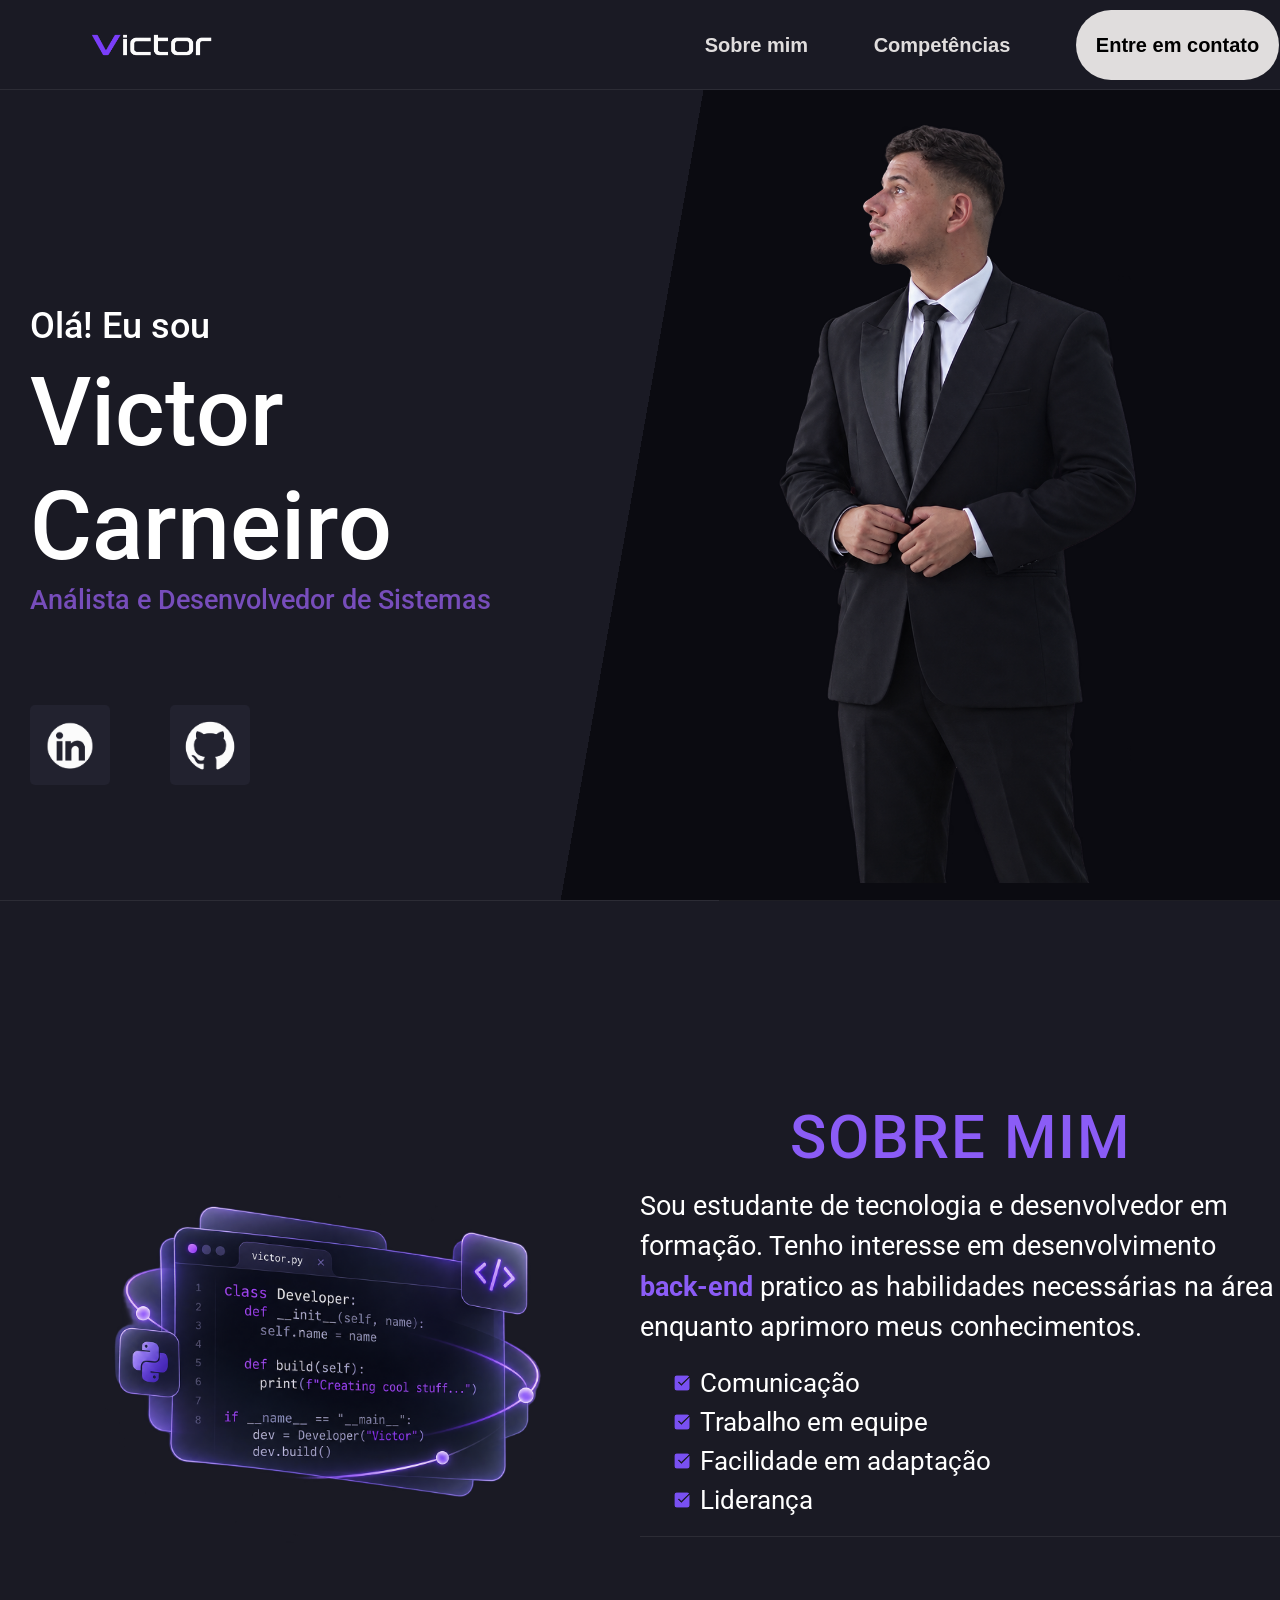
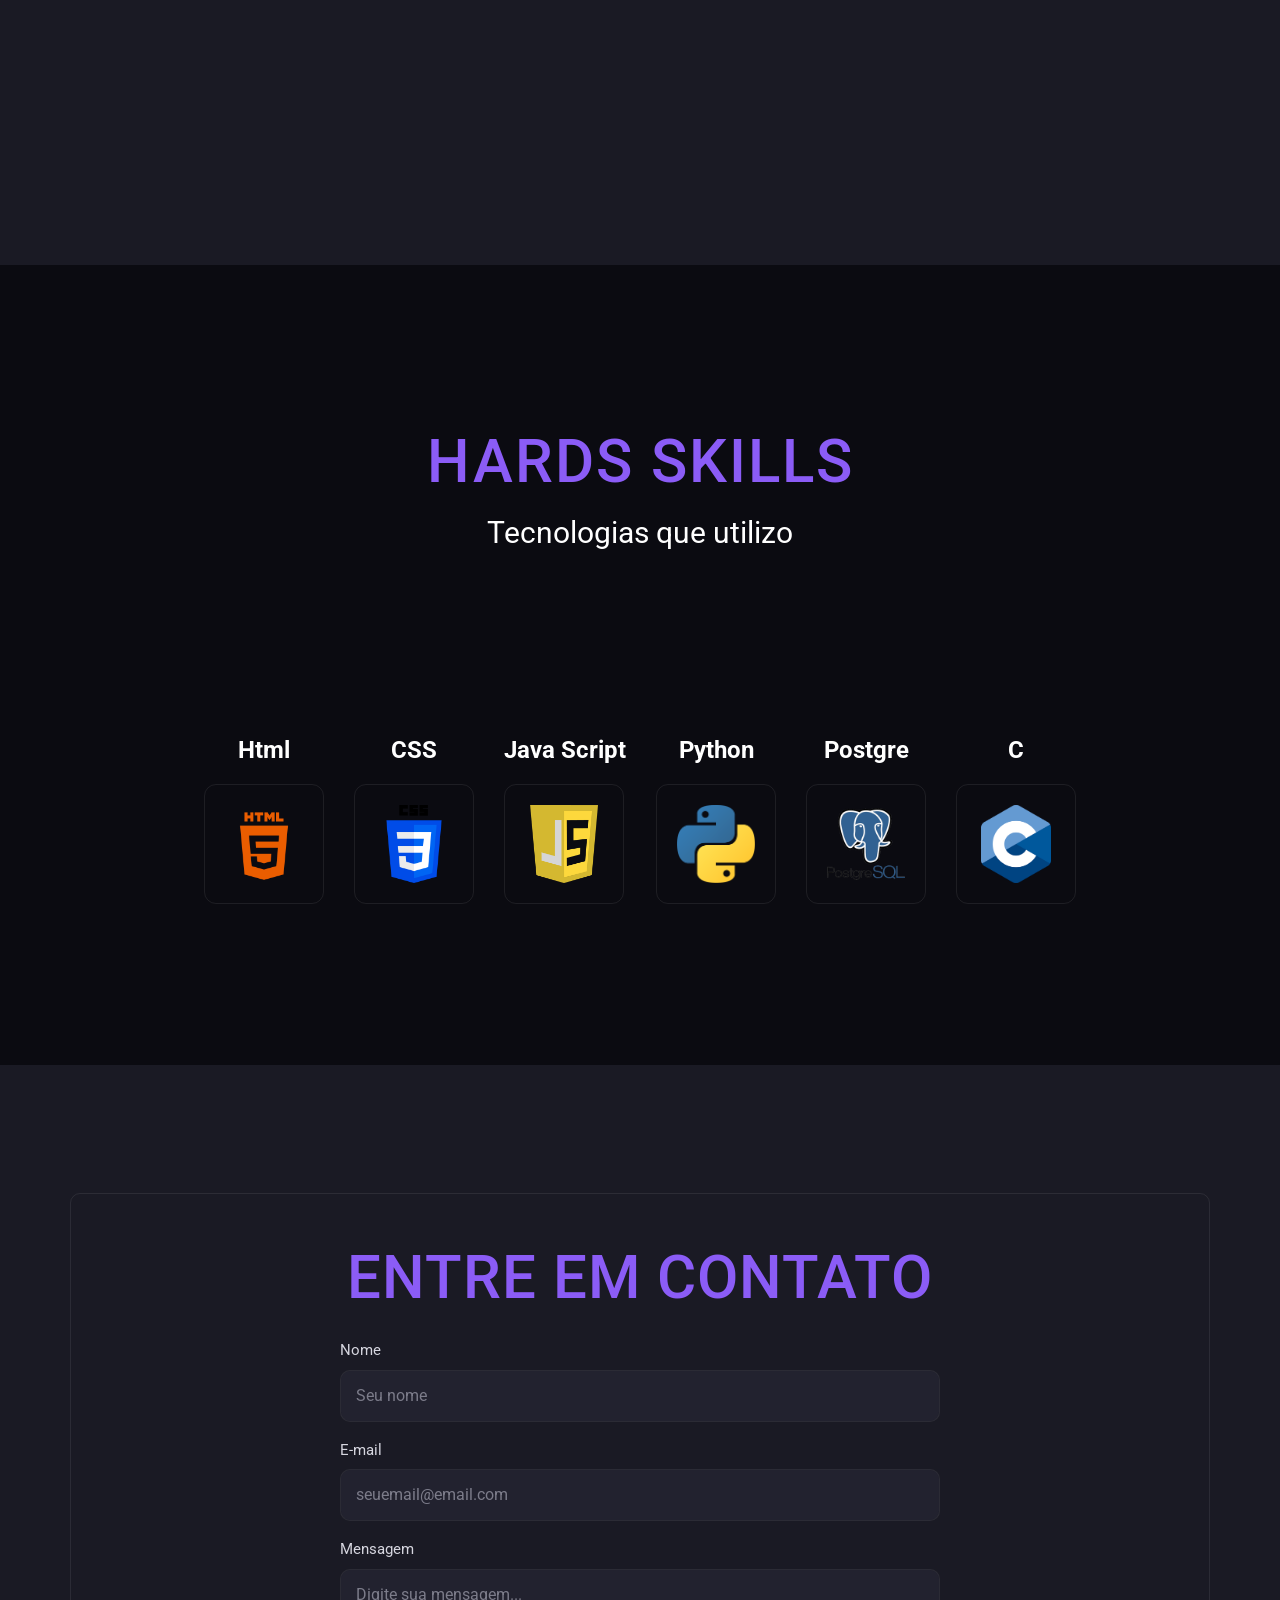
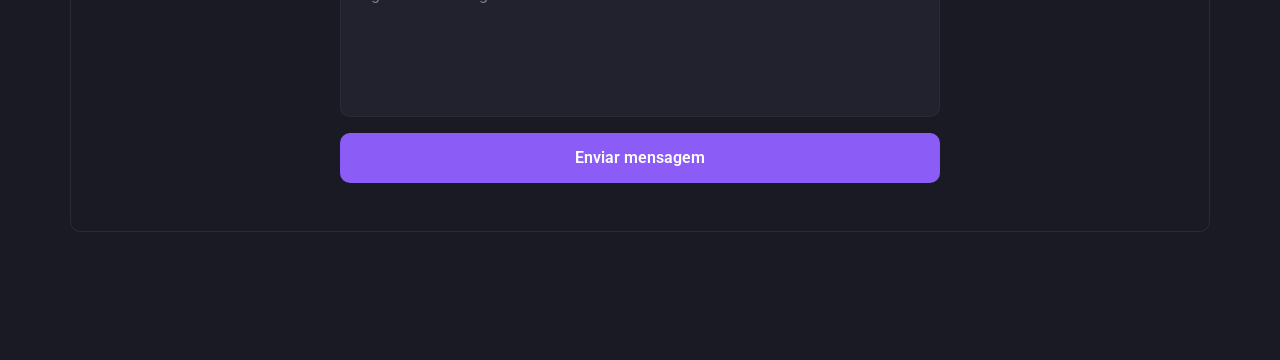
<file: index.html>
<!DOCTYPE html>
<html lang="pt-br">
<head>
    <meta charset="UTF-8">
    <meta name="viewport" content="width=device-width, initial-scale=1.0">
    <title>Portfólio</title>

    <link rel="preconnect" href="https://fonts.googleapis.com">
    <link rel="preconnect" href="https://fonts.gstatic.com" crossorigin>
    <link href="https://fonts.googleapis.com/css2?family=Roboto:ital,wght@0,100..900;1,100..900&display=swap" rel="stylesheet">
    <link rel="preconnect" href="https://fonts.googleapis.com">
    <link rel="preconnect" href="https://fonts.gstatic.com" crossorigin>
    <link href="https://fonts.googleapis.com/css2?family=Cinzel:wght@400..900&family=Roboto:ital,wght@0,100..900;1,100..900&display=swap" rel="stylesheet">
     <link href="https://cdn.jsdelivr.net/npm/bootstrap@5.3.8/dist/css/bootstrap.min.css" rel="stylesheet" integrity="sha384-sRIl4kxILFvY47J16cr9ZwB07vP4J8+LH7qKQnuqkuIAvNWLzeN8tE5YBujZqJLB" crossorigin="anonymous">
    <link rel="stylesheet" href="./CSS/style.css">
</head>
<body>

  
    <div>
        <div class="blocoCentral">
            <header>
                <div class="Logo">
                    <img src="./Images/logoVictor.png" alt="">
                </div>

                <div class="Rel">
                    <a href="#SobrePag">Sobre mim</a>
                    <a href="#competenciasPag">Competências</a>
                    <a href="#contato" class="Fundo">Entre em contato</a>
                </div>

            </header>

            <div class="Principal">

                <div class="AboutMe">
                    <div class="Textos">
                            <h2>Olá! Eu sou</h2>
                            <h1>Victor Carneiro</h1>
                            <h3>Análista e Desenvolvedor de Sistemas</h3>
                    </div>

                        <div class="Links">
                            <div id="Linkedin">
                                <a href="https://www.linkedin.com/in/victor-carneiro-silva/"><img src="./Images/linkedinBranco.png" alt="Linkedin"></a>
                            </div>
                            <div id="Github">
                                <a href="https://github.com/victorcarneir0"><img src="./Images/githubBranco.png" alt="GitHub"></a>
                            </div>
                        </div>
                </div>
                
                <div id="ImageMe">
                    <img src="./Images/file_00000000280c820eb3a9f170688814d5.png" alt="">
                </div>
            </div>
        </div>

        <div class="Sobre" id="SobrePag">
            <div class="sobreImagem">
                <img src="./Images/imgAbout.png" alt="">
            </div>
            <div class="sobreInformacoes">
                <div class="informacoesTitle">
                    <h1>Sobre Mim</h1>
                </div>
                <div class="informacoesTexto">
                    <p>Sou estudante de tecnologia e desenvolvedor em formação.
                    Tenho interesse em desenvolvimento <span>back-end</span> pratico as habilidades necessárias na área enquanto aprimoro meus conhecimentos.</p>

                    <ul>
                        <li>Comunicação</li>
                        <li>Trabalho em equipe</li>
                        <li>Facilidade em adaptação</li>
                        <li>Liderança</li>
                    </ul>
                </div>
            </div>
        </div>

        <div class="competencias" id="competenciasPag">
            <div class="competenciasTitle">
                <h1>Hards skills</h1>
                <p>Tecnologias que utilizo</p>
            </div>
            <div class="competenciasImages">
                <div class="competenciasHtml">
                    <p>Html</p>
                    <img src="./Images/htmlPng.png" alt="">
                </div>

                <div class="competenciasCss">
                <p>CSS</p>
                <img src="./Images/cssPng.png" alt="">
                </div>

                <div class="competenciasJs">
                <p>Java Script</p>
                <img src="./Images/jsPng.png" alt="">
                </div>

                <div class="competenciasPython">
                <p>Python</p>
                <img src="./Images/pythonPng.png" alt="">
                </div>

                <div class="competenciasPostgre">
                <p>Postgre</p>
                <img src="./Images/postgrePng.png" alt="">
                </div>

                <div class="competenciasC">
                <p>C</p>
                <img src="./Images/cPng.png" alt="">     
                </div>
            </div>
        </div>

    <section id="contato" class="container py-5">
    <div class="row justify-content-center">
        <div class="col-md-7">

            <h2 class="text-center mb-4">Entre em contato</h2>

            <form action="https://formspree.io/f/xyezbbny" method="POST">

                <div class="mb-3">
                    <label for="nome" class="form-label">Nome</label>
                    <input type="text" class="form-control" id="nome" name="nome" placeholder="Seu nome" required>
                </div>

                <div class="mb-3">
                    <label for="email" class="form-label">E-mail</label>
                    <input type="email" class="form-control" id="email" name="email" placeholder="seuemail@email.com" required
                    >
                </div>

                <div class="mb-3">
                    <label for="mensagem" class="form-label">Mensagem</label>
                    <textarea class="form-control" id="mensagem" name="mensagem" rows="5" placeholder="Digite sua mensagem..." required></textarea>
                </div>

                <button type="submit" class="btn btn-primary w-100">
                    Enviar mensagem
                </button>

            </form>

        </div>
    </div>
</section>

    </div>








</body>
</html>
</file>
<file: CSS/style.css>
@font-face{
    font-family: Poppins400;
    src: url(../Fonts/Poppins-Medium.ttf);

    font-family: NotoSans;
    src: url(../Fonts/NotoSans.ttf)
}


* {
    box-sizing: border-box;
}

html,
body {
    width: 100%;
    max-width: 100%;
    overflow-x: hidden;
}

body{
    font-family: "Roboto", sans-serif;
    min-height: 100vh;
    margin: 0;  
    background-color: #1A1A24;
    padding: 0;
}

header{
    border-bottom: 1px solid rgba(255, 255, 255, 0.08);
    background-color: #1A1A24;
    height: 10vh;
    display: flex;
    justify-content: space-between;
    align-items: center;
}

.Logo{
    width: 40%;
}

.Logo img{
    margin-left: 15%;
    width: 150px;
}

.Rel{
    justify-content: space-around;
    font-family: sans-serif;
    display: flex;
    align-items: center;
    width: 50%;
    font-size: 20px;

}

.Rel a{
    font-weight: bold;
    color: rgb(224, 221, 221);
    margin-right: -10%;
    text-decoration: none;
}

.Rel a:hover{
    color: #ffffff;
    transition: 0.2s;
}

.Rel a:nth-child(3){
    color: rgb(0, 0, 0);
    background-color: rgb(224, 221, 221);
    padding: 20px;
    border-radius: 70px;
}

.Rel a:nth-child(3):hover{
    transition: 0.2s;
    background-color: #ffffff;
}


.Principal{
    width: 100%;
    display: flex;
    justify-content: space-around;
    align-items: center;
    height: auto;
    min-height: 90vh;
}



.Textos h1{
    color: #ffffff;
    margin: 0;
    font-size: 110px;
}

.Textos h3{
    font-size: 30px;
    color: #774dbb;
}

.Textos h2{
    color: white;
    font-size: 40px;

}


.blocoCentral{
    border-bottom: 1px solid rgba(255, 255, 255, 0.08);
    overflow: hidden;
    display: flex;
    flex-direction: column;
    min-height: 100vh;
    background: linear-gradient(100deg,#1A1A24 50%, #0b0b11 50%);    
}

.AboutMe {
    margin-top: 0;
    height: auto;
    width: 50%;

    display: flex;
    flex-direction: column;
    justify-content: center;

    gap: 80px;
}

#Github img{
    border: 0px 0px 3px 0px solid;
    padding: 10px;
    width: 80px;
}

#Linkedin img{
    padding: 10px;
    width: 80px;
}

.Links img{
    box-shadow: #0f0f16;
    background-color: #22222F;
    border-radius: 5px;
    margin-left: 30px;
    margin-right: 30px;

}

.Links{
    justify-content: start;
    align-items: center;
    display: flex;
}

.Links img:hover{
    background-color: #20202e;
    border: 1px solid rgb(146, 0, 204);

}

.Textos{
    margin: 100px 0px 0px 30px;
    width: 100%;
    display: flex;
    flex-direction: column;
    align-items: start;
}

#ImageMe{
    position: relative;
    top: 250px;
    display: flex;
    align-items: end;
    justify-content: end;
}

.Sobre{
    display: flex;
    justify-content: center;
    align-items: center;
}

.sobreImagem{
    width: 50%;
}
.sobreImagem img{
    margin-left: 10%;
    width: 80%;
}

.sobreInformacoes{
    width: 50%;
    justify-content: center;
    align-items: center;
    flex-direction: column;
    display: flex;
}

.informacoesTitle{
    color: white;
}

.informacoesTexto{
    margin-bottom: 10%;
    color: white;
    border-bottom: 1px solid rgba(255, 255, 255, 0.08);

}

.informacoesTitle h1{
    max-width: 520px;
    font-size: 14px;
    letter-spacing: 2px;
    text-transform: uppercase;
    color: #8B5CF6;
    margin-bottom: 12px;
    font-size: 60px;
}

.informacoesTexto p{
    max-width: 700px;
    font-size: 30px;
}

.informacoesTexto span{
    font-weight: bold;
    color: #8B5CF6;
}

.informacoesTexto li{
    display: flex;
    align-items: center;
    list-style: none;
    gap: 8px;
    font-size: 30px;
}


.informacoesTexto li::before {
    background-image: url("../Images/check.png");
    content: "";
    width: 20px;
    height: 20px;
    background-size: contain;
}

.competencias{
    background-color: #0b0b11;
    height: 800px;
    margin-top: 5%;
    display: flex;
    flex-direction: column;
    justify-content: space-evenly;
}

.competenciasTitle{
    align-items: center;
    font-size: 14px;
    width: 100%;
}

.competenciasTitle h1{ 
    display: flex;
    align-items: center;
    justify-content: center; 
    letter-spacing: 2px;
    text-transform: uppercase;
    color: #8B5CF6;
    margin-bottom: 12px;
    font-size: 60px;
}

.competenciasTitle p{
    display: flex;
    align-items: center;
    justify-content: center;
    color: white;
    max-width: 100%;
    font-size: 30px;
}

.competenciasImages {
    width: 100%;
    display: flex;
    align-items: center;
    justify-content: center;
    gap: 30px;
}

.competenciasImages img {

    width: 120px;
    height: 120px;

    object-fit: contain;

    border: 1px solid rgba(255, 255, 255, 0.08);
    padding: 20px;

    border-radius: 12px;
}

.competenciasImages img:nth-child(5) {
    object-fit: contain;
    width: 120px;
    height: 120px;
}

.competenciasImages img:hover{
    background-color: #20202e;
}

.competenciasImages p{
    display: flex;
    justify-content: center;
    font-size: 24px;
    color: white;
    font-weight: bold;
}

#contato {
    margin-top: 10%;
    margin-bottom: 10%;
    border-radius: 10px;
    border: 1px solid rgba(255, 255, 255, 0.08);
    color: white;
    padding: 80px 20px;
    height: 100%;
}


#contato h2 {
    display: flex;
    align-items: center;
    justify-content: center; 
    letter-spacing: 1px;
    text-transform: uppercase;
    color: #8B5CF6;
    margin-bottom: 12px;
    font-size: 60px;
    margin-bottom: 12px;
}

#contato form {
    max-width: 600px;
    margin: 0 auto;
}

#contato .form-label {
    color: #d6d6df;
    font-size: 15px;
    margin-bottom: 8px;
}

#contato .form-control {
    background-color: #22222f;
    color: white;

    border: 1px solid rgba(255, 255, 255, 0.08);
    border-radius: 10px;

    padding: 13px 15px;

    transition: 0.3s ease;
}

#contato .form-control::placeholder {
    color: #7c7c8a;
}

#contato .form-control:focus {
    background-color: #22222f;
    color: white;

    border-color: #8b5cf6;

    box-shadow: 0 0 0 3px rgba(139, 92, 246, 0.15);

    outline: none;
}

#contato textarea.form-control {
    resize: none;
    min-height: 140px;
}

#contato .btn {
    width: 100%;

    background-color: #8b5cf6;
    color: white;

    border: none;
    border-radius: 10px;

    padding: 13px;

    font-weight: 600;

    transition: 0.3s ease;
}

#contato .btn:hover {
    background-color: #7442e8;

    transform: translateY(-2px);

    box-shadow: 0 8px 20px rgba(139, 92, 246, 0.25);
}


@media (max-width: 600px) {

    .Textos h1 {
        font-size: 20px;
    }

    .Textos h2 {
        font-size: 10px;
    }

    .Textos h3 {
        font-size: 10px;
    }

    .Rel {
        margin-right: 20px;
        font-size: 1px;
    }

    .Sobre {
        height: auto;
        padding: 100px 30px;
    }

    .informacoesTexto p {
        font-size: 24px;
    }

    .informacoesTexto li {
        font-size: 24px;
    }

    .competenciasImages {
        flex-wrap: wrap;
    }
}


@media (max-width: 575.98px) {

    header {
        height: auto;
        flex-direction: column;
        padding: 20px;
        gap: 20px;
    }

    .Logo {
        width: 100%;
        display: flex;
        justify-content: center;
    }

    .Logo img {
        margin-left: 0;
        width: 110px;
    }

    .Rel {
        width: 100%;
        flex-wrap: wrap;
        justify-content: center;
        gap: 12px;
        font-size: 13px;
    }

    .Rel a {
        margin-right: 0;
    }

    .Rel a:nth-child(3) {
        padding: 10px 14px;
    }

    .blocoCentral {
        min-height: auto;
        background: #1A1A24;
    }

    .Principal {
        height: auto;
        flex-direction: column;
        padding: 50px 20px 0;
    }

    .AboutMe {
        width: 100%;
        height: auto;
        margin: 0;
        align-items: center;
    }

    .Textos {
        margin: 30px 0 0 0;
        align-items: center;
        text-align: center;
    }

    .Textos h1 {
        font-size: 42px;
    }

    .Textos h2 {
        font-size: 24px;
    }

    .Textos h3 {
        font-size: 18px;
        text-align: center;
    }

    .Links {
        justify-content: center;
        margin-top: 35px;
    }

    .Links img,
    #Github img,
    #Linkedin img {
        width: 55px;
        margin: 0 10px;
    }

    #ImageMe {
        top: 0;
        width: 100%;
        justify-content: center;
        margin-top: 40px;
    }

    #ImageMe img {
        width: 90%;
        height: auto;
    }

    .Sobre {
        height: auto;
        flex-direction: column;
        padding: 70px 20px;
        margin-top: 0;
    }

    .sobreImagem {
        width: 100%;
        display: flex;
        justify-content: center;
    }

    .sobreImagem img {
        margin-left: 0;
        width: 95%;
    }

    .sobreInformacoes {
        width: 100%;
        margin-top: 40px;
    }

    .informacoesTitle h1 {
        font-size: 36px;
        text-align: center;
    }

    .informacoesTexto p {
        font-size: 18px;
        text-align: center;
    }

    .informacoesTexto li {
        font-size: 17px;
    }

    .competencias {
        height: auto;
        padding: 70px 20px;
        gap: 45px;
    }

    .competenciasTitle h1 {
        font-size: 36px;
    }

    .competenciasTitle p {
        font-size: 20px;
    }

    .competenciasImages {
        flex-wrap: wrap;
        gap: 18px;
    }

    .competenciasImages img {
        width: 85px;
        height: 85px;
    }

    .competenciasImages p {
        font-size: 16px;
    }

    #contato {
        width: 92%;
        margin-top: 70px;
        margin-bottom: 70px;
        padding: 45px 15px;
    }

    #contato h2 {
        font-size: 32px;
    }
}

@media (min-width: 576px) and (max-width: 767.98px) {

    header {
        height: auto;
        flex-direction: column;
        padding: 20px;
        gap: 20px;
    }

    .Logo {
        width: 100%;
        display: flex;
        justify-content: center;
    }

    .Logo img {
        margin-left: 0;
        width: 125px;
    }

    .Rel {
        width: 100%;
        justify-content: center;
        gap: 20px;
        font-size: 15px;
    }

    .Rel a {
        margin-right: 0;
    }

    .Principal {
        height: auto;
        flex-direction: column;
        padding-top: 50px;
    }

    .AboutMe {
        width: 100%;
        margin: 0;
        align-items: center;
    }

    .Textos {
        margin: 40px 0 0 0;
        align-items: center;
        text-align: center;
    }

    .Textos h1 {
        font-size: 52px;
    }

    .Textos h2 {
        font-size: 28px;
    }

    .Textos h3 {
        font-size: 20px;
    }

    .Links {
        justify-content: center;
        margin-top: 40px;
    }

    #ImageMe {
        top: 0;
        width: 100%;
        justify-content: center;
        margin-top: 40px;
    }

    #ImageMe img {
        width: 75%;
        height: auto;
    }

    .Sobre {
        height: auto;
        flex-direction: column;
        padding: 80px 30px;
    }

    .sobreImagem,
    .sobreInformacoes {
        width: 100%;
    }

    .sobreImagem {
        display: flex;
        justify-content: center;
    }

    .sobreImagem img {
        margin-left: 0;
        width: 85%;
    }

    .sobreInformacoes {
        margin-top: 50px;
    }

    .informacoesTitle h1 {
        font-size: 42px;
        text-align: center;
    }

    .informacoesTexto p {
        font-size: 20px;
        text-align: center;
    }

    .informacoesTexto li {
        font-size: 19px;
    }

    .competencias {
        height: auto;
        padding: 80px 30px;
    }

    .competenciasImages {
        flex-wrap: wrap;
    }

    .competenciasImages img {
        width: 95px;
        height: 95px;
    }

    #contato {
        width: 90%;
    }

    #contato h2 {
        font-size: 38px;
    }
}


@media (min-width: 768px) and (max-width: 991.98px) {

    header {
        padding: 0 30px;
    }

    .Logo img {
        margin-left: 0;
        width: 130px;
    }

    .Rel {
        width: 60%;
        font-size: 15px;
    }

    .Rel a {
        margin-right: 0;
    }

    .Principal {
        height: 650px;
    }

    .AboutMe {
        width: 55%;
        margin-left: 2%;
    }

    .Textos {
        margin-left: 0;
    }

    .Textos h1 {
        font-size: 65px;
    }

    .Textos h2 {
        font-size: 30px;
    }

    .Textos h3 {
        font-size: 22px;
    }

    #ImageMe {
        top: 140px;
        width: 45%;
    }

    #ImageMe img {
        height: 70vh;
    }

    .Sobre {
        height: auto;
        padding: 100px 40px;
        gap: 40px;
    }

    .sobreImagem img {
        margin-left: 0;
        width: 95%;
    }

    .informacoesTitle h1 {
        font-size: 48px;
    }

    .informacoesTexto p {
        font-size: 22px;
    }

    .informacoesTexto li {
        font-size: 21px;
    }

    .competencias {
        height: auto;
        padding: 100px 40px;
    }

    .competenciasImages {
        flex-wrap: wrap;
    }

    .competenciasImages img {
        width: 105px;
        height: 105px;
    }
}

@media (min-width: 992px) and (max-width: 1199.98px) {

    .Rel {
        width: 55%;
        font-size: 17px;
    }

    .Rel a {
        margin-right: 0;
    }

    .Textos h1 {
        font-size: 80px;
    }

    .Textos h2 {
        font-size: 34px;
    }

    .Textos h3 {
        font-size: 25px;
    }

    #ImageMe {
        top: 190px;
    }

    #ImageMe img {
        height: 80vh;
    }

    .Sobre {
        height: auto;
        min-height: 850px;
        padding: 80px 50px;
    }

    .informacoesTitle h1 {
        font-size: 52px;
    }

    .informacoesTexto p {
        font-size: 25px;
    }

    .informacoesTexto li {
        font-size: 23px;
    }

    .competenciasImages {
        gap: 22px;
    }

    .competenciasImages img {
        width: 110px;
        height: 110px;
    }
}

@media (min-width: 1200px) and (max-width: 1399.98px) {

    .Textos h1 {
        font-size: 95px;
    }

    .Textos h2 {
        font-size: 36px;
    }

    .Textos h3 {
        font-size: 27px;
    }

    #ImageMe img {
        height: 85vh;
    }

    .Sobre {
        height: 900px;
    }

    .informacoesTexto p {
        font-size: 27px;
    }

    .informacoesTexto li {
        font-size: 26px;
    }
}


@media (min-width: 1400px) {

    .Textos h1 {
        font-size: 110px;
    }

    .Textos h2 {
        font-size: 40px;
    }

    .Textos h3 {
        font-size: 30px;
    }

    .Principal {
        height: 700px;
    }

    #ImageMe img {
        height: 90vh;
    }

    .Sobre {
        height: 1000px;
    }

    .competencias {
        height: 800px;
    }

    .competenciasImages img {
        width: 120px;
        height: 120px;
    }
}

* {
    box-sizing: border-box;
}

html,
body {
    margin: 0;
    padding: 0;
    overflow-x: hidden;
}

img {
    max-width: 100%;
}

@media (max-width: 768px) {

    .Rel a {
        margin-right: 0;
    }

    .Logo img {
        margin-left: 0;
    }

    .sobreImagem img {
        margin-left: 0;
    }

    #ImageMe {
        top: 0;
    }

    .competenciasImages {
        flex-wrap: wrap;
    }
}


#ImageMe {
    top: 0;
}

#ImageMe img {
    height: auto;
    max-height: 90vh;
    object-fit: contain;
}
</file>
